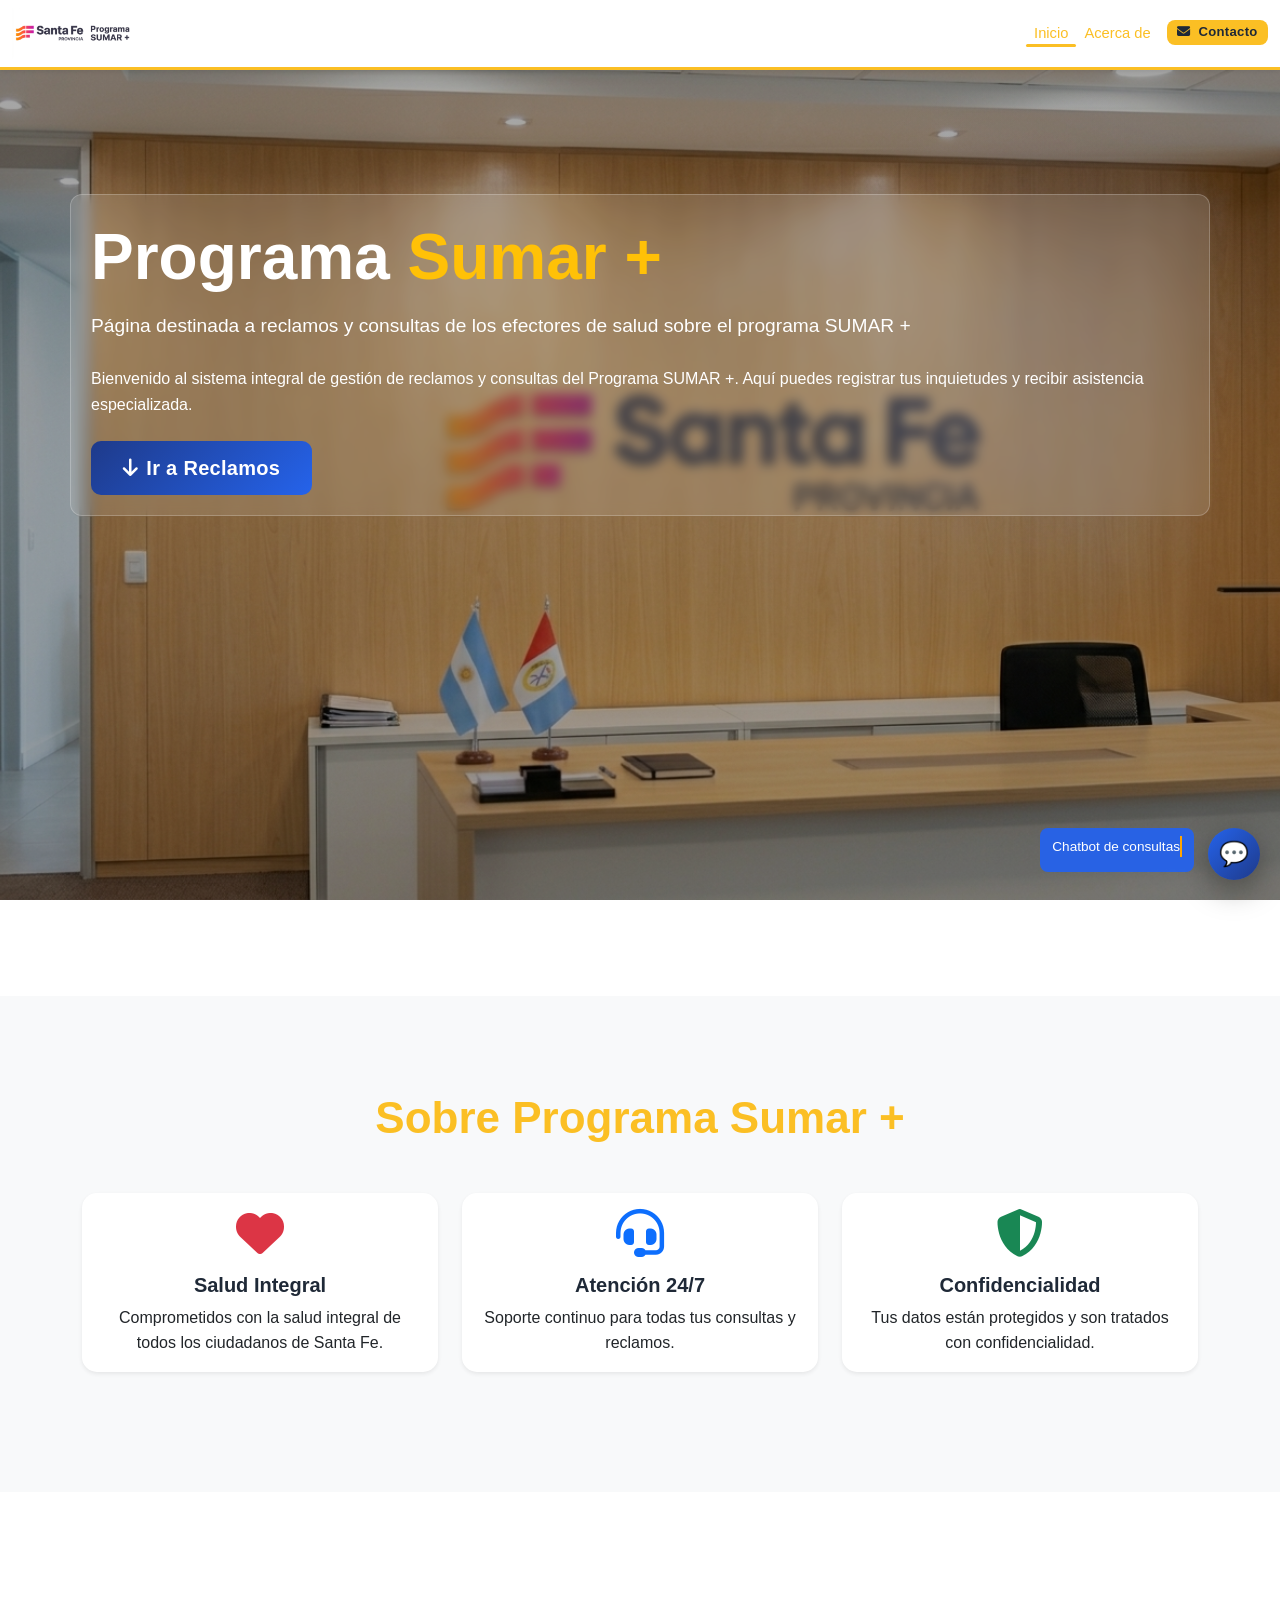
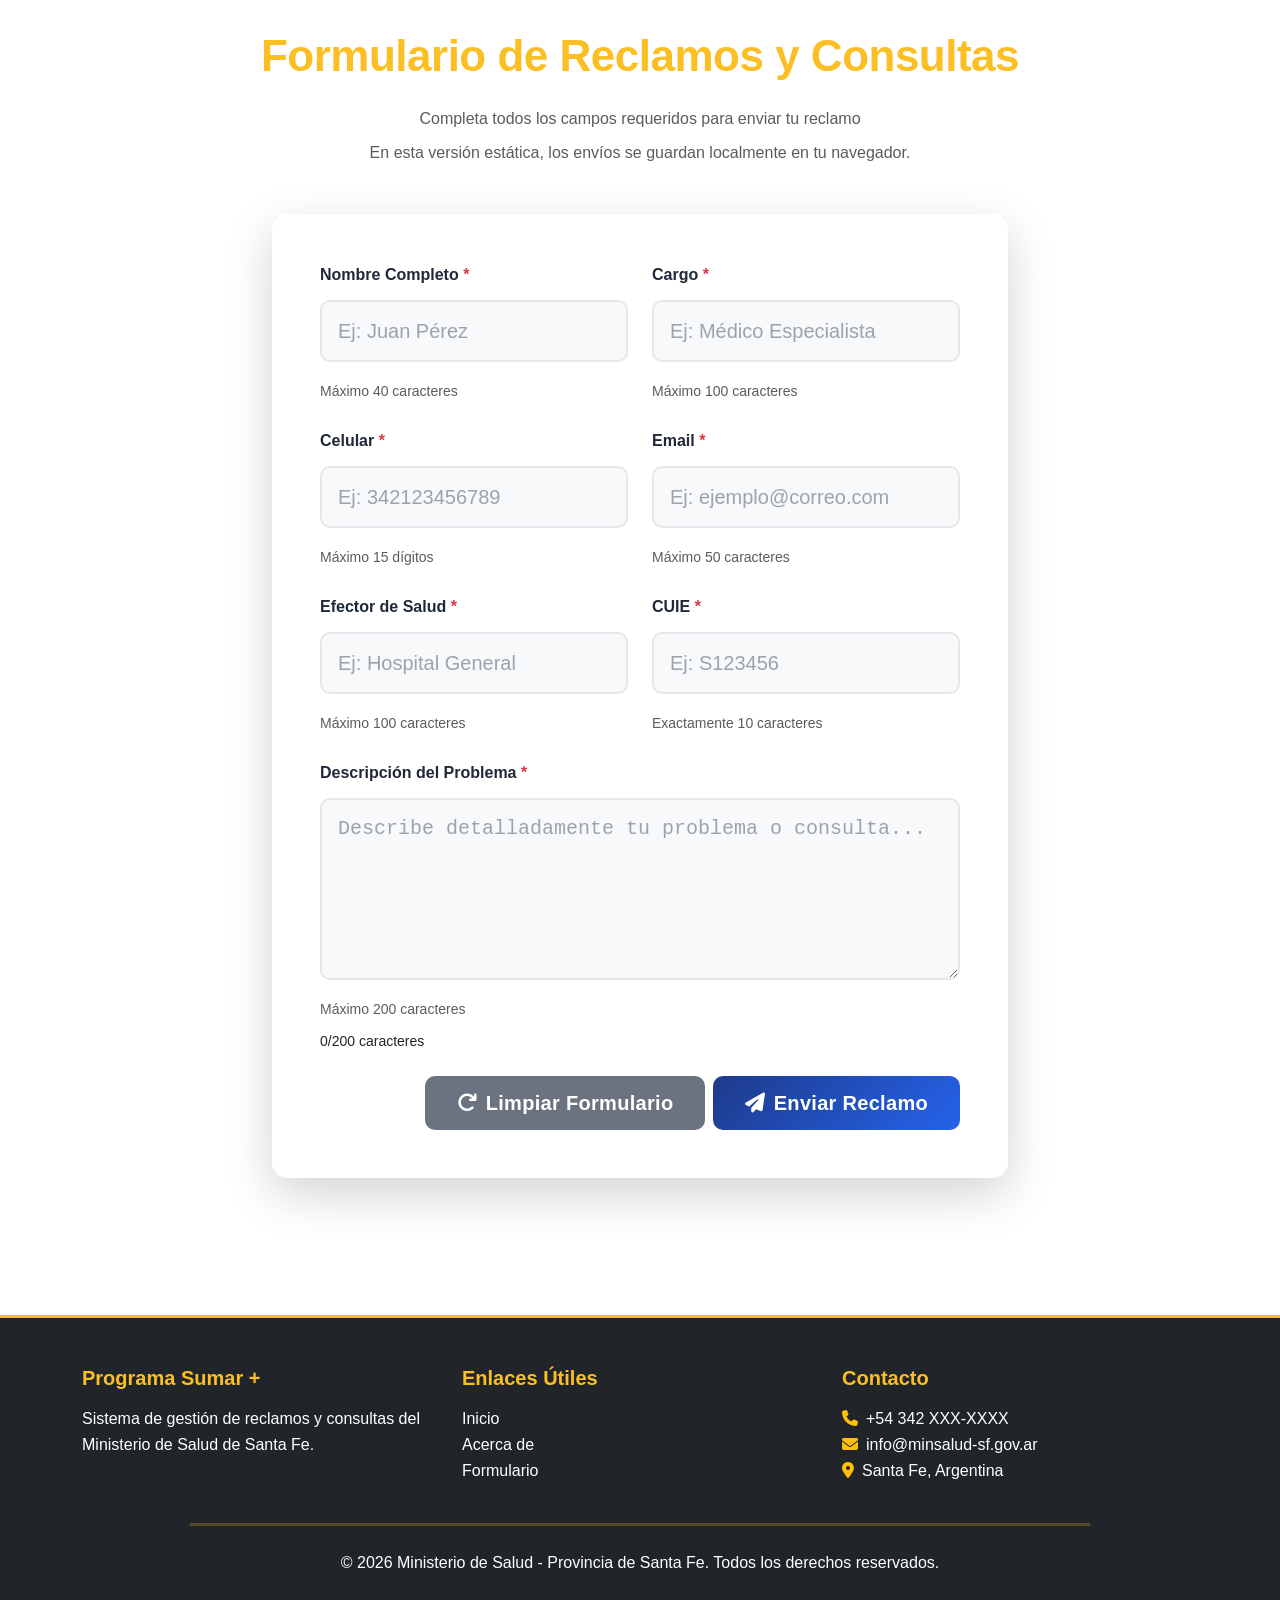
<file: index.html>
<!DOCTYPE html>
<html lang="es">
<head>
    <meta charset="UTF-8">
    <meta name="viewport" content="width=device-width, initial-scale=1.0, shrink-to-fit=no">
    <meta name="description" content="Formulario de reclamos y consultas del Programa Sumar + del Ministerio de Salud Santa Fe. Atención rápida y seguimiento de casos para efectores de salud.">
    <meta name="keywords" content="Sumar+, reclamos, consultas, salud, Santa Fe, Ministerio de Salud, CUIE, efector de salud">
    <meta name="robots" content="index, follow">
    <link rel="canonical" href="./">
    <title>Programa Sumar + | Ministerio de Salud Santa Fe</title>
    <link rel="preconnect" href="https://cdn.jsdelivr.net">
    <link rel="preconnect" href="https://cdnjs.cloudflare.com">
    <link href="https://cdn.jsdelivr.net/npm/bootstrap@5.3.0/dist/css/bootstrap.min.css" rel="stylesheet">
    <link rel="stylesheet" href="https://cdnjs.cloudflare.com/ajax/libs/font-awesome/6.4.0/css/all.min.css">
    <link rel="stylesheet" href="css/styles.css">
</head>
<body>
    <!-- Navegación -->
    <nav class="navbar navbar-expand-lg navbar-light bg-white shadow-sm fixed-top" style="border-bottom: 3px solid #fbbf24;">
        <div class="container-fluid">
            <a class="navbar-brand d-flex align-items-center" href="#home">
                <img src="img/sumar.png" alt="Sumar+" class="me-1 navbar-logo">
            </a>
            <button class="navbar-toggler" type="button" data-bs-toggle="collapse" data-bs-target="#navbarNav">
                <span class="navbar-toggler-icon"></span>
            </button>
            <div class="collapse navbar-collapse" id="navbarNav">
                <ul class="navbar-nav ms-auto">
                    <li class="nav-item">
                        <a class="nav-link active" href="#home">Inicio</a>
                    </li>
                    <li class="nav-item">
                        <a class="nav-link" href="#acerca-de">Acerca de</a>
                    </li>
                    <li class="nav-item">
                        <a class="nav-link btn btn-warning text-dark fw-bold ms-2" href="#contacto">
                            <i class="fas fa-envelope me-2"></i>Contacto
                        </a>
                    </li>
                </ul>
            </div>
        </div>
    </nav>

    <!-- Hero Section -->
    <section id="home" class="hero-section">
        <div class="container">
            <div class="row align-items-center mb-5 pb-5">
                <div class="col-12 text-start hero-text">
                    <h1 class="display-3 fw-bold text-primary mb-3" style="animation: slideInRight 0.8s ease;">
                        Programa
                        <span class="text-warning">Sumar +</span>
                    </h1>
                    <p class="lead text-muted mb-4" style="font-size: 1.2rem; animation: fadeIn 1.2s ease;">
                        Página destinada a reclamos y consultas de los efectores de salud sobre el programa SUMAR&nbsp;+
                    </p>
                    <p class="text-secondary mb-4">
                        Bienvenido al sistema integral de gestión de reclamos y consultas del Programa <span style="white-space: nowrap;">SUMAR&nbsp;+.</span> 
                        Aquí puedes registrar tus inquietudes y recibir asistencia especializada.
                    </p>
                    <button class="btn btn-primary btn-lg" onclick="scrollToContacto()">
                        <i class="fas fa-arrow-down me-2"></i>Ir a Reclamos
                    </button>
                </div>
            </div>
        </div>
    </section>

    <!-- Acerca de -->
    <section id="acerca-de" class="py-5 bg-light">
        <div class="container">
            <h2 class="text-center mb-5 text-primary fw-bold">Sobre Programa Sumar +</h2>
            <div class="row">
                <div class="col-md-4 mb-4">
                    <div class="card border-0 shadow-sm h-100 card-hover">
                        <div class="card-body text-center">
                            <i class="fas fa-heart text-danger" style="font-size: 3rem; margin-bottom: 1rem;"></i>
                            <h5 class="card-title">Salud Integral</h5>
                            <p class="card-text">Comprometidos con la salud integral de todos los ciudadanos de Santa Fe.</p>
                        </div>
                    </div>
                </div>
                <div class="col-md-4 mb-4">
                    <div class="card border-0 shadow-sm h-100 card-hover">
                        <div class="card-body text-center">
                            <i class="fas fa-headset text-primary" style="font-size: 3rem; margin-bottom: 1rem;"></i>
                            <h5 class="card-title">Atención 24/7</h5>
                            <p class="card-text">Soporte continuo para todas tus consultas y reclamos.</p>
                        </div>
                    </div>
                </div>
                <div class="col-md-4 mb-4">
                    <div class="card border-0 shadow-sm h-100 card-hover">
                        <div class="card-body text-center">
                            <i class="fas fa-shield-alt text-success" style="font-size: 3rem; margin-bottom: 1rem;"></i>
                            <h5 class="card-title">Confidencialidad</h5>
                            <p class="card-text">Tus datos están protegidos y son tratados con confidencialidad.</p>
                        </div>
                    </div>
                </div>
            </div>
        </div>
    </section>

    <!-- Formulario de Reclamos -->
    <section id="contacto" class="contacto-section py-5">
        <div class="container">
            <h2 class="text-center mb-4 text-primary fw-bold">Formulario de Reclamos y Consultas</h2>
            <p class="text-center text-muted mb-2">Completa todos los campos requeridos para enviar tu reclamo</p>
            <p class="text-center text-muted mb-5">En esta versión estática, los envíos se guardan localmente en tu navegador.</p>
            
            <div class="row justify-content-center">
                <div class="col-lg-8">
                    <div class="card border-0 shadow-lg">
                        <div class="card-body p-5">
                            <!-- Alerta de error -->
                            <div id="alert-error" class="alert alert-danger alert-dismissible fade show" role="alert" style="display: none;">
                                <i class="fas fa-exclamation-circle me-2"></i>
                                <span id="error-message"></span>
                                <button type="button" class="btn-close" data-bs-dismiss="alert"></button>
                            </div>

                            <!-- Alerta de éxito -->
                            <div id="alert-success" class="alert alert-success alert-dismissible fade show" role="alert" style="display: none;">
                                <i class="fas fa-check-circle me-2"></i>
                                <span id="success-message"></span>
                                <button type="button" class="btn-close" data-bs-dismiss="alert"></button>
                            </div>

                            <form id="reclamoForm" class="needs-validation" novalidate>
                                <div class="row">
                                    <div class="col-md-6 mb-4">
                                        <label for="nombreCompleto" class="form-label fw-bold">
                                            Nombre Completo <span class="text-danger">*</span>
                                        </label>
                                        <input type="text" class="form-control form-control-lg bg-light" id="nombreCompleto" 
                                               placeholder="Ej: Juan Pérez" maxlength="40" required>
                                        <small class="form-text text-muted">Máximo 40 caracteres</small>
                                        <div class="invalid-feedback d-block" id="error-nombre"></div>
                                    </div>

                                    <div class="col-md-6 mb-4">
                                        <label for="cargo" class="form-label fw-bold">
                                            Cargo <span class="text-danger">*</span>
                                        </label>
                                        <input type="text" class="form-control form-control-lg bg-light" id="cargo" 
                                               placeholder="Ej: Médico Especialista" maxlength="100" required>
                                        <small class="form-text text-muted">Máximo 100 caracteres</small>
                                        <div class="invalid-feedback d-block" id="error-cargo"></div>
                                    </div>
                                </div>

                                <div class="row">
                                    <div class="col-md-6 mb-4">
                                        <label for="celular" class="form-label fw-bold">
                                            Celular <span class="text-danger">*</span>
                                        </label>
                                        <input type="tel" class="form-control form-control-lg bg-light" id="celular" 
                                               placeholder="Ej: 342123456789" maxlength="15" required>
                                        <small class="form-text text-muted">Máximo 15 dígitos</small>
                                        <div class="invalid-feedback d-block" id="error-celular"></div>
                                    </div>

                                    <div class="col-md-6 mb-4">
                                        <label for="email" class="form-label fw-bold">
                                            Email <span class="text-danger">*</span>
                                        </label>
                                        <input type="email" class="form-control form-control-lg bg-light" id="email" 
                                               placeholder="Ej: ejemplo@correo.com" maxlength="50" required>
                                        <small class="form-text text-muted">Máximo 50 caracteres</small>
                                        <div class="invalid-feedback d-block" id="error-email"></div>
                                    </div>
                                </div>

                                <div class="row">
                                    <div class="col-md-6 mb-4">
                                        <label for="efectorSalud" class="form-label fw-bold">
                                            Efector de Salud <span class="text-danger">*</span>
                                        </label>
                                        <input type="text" class="form-control form-control-lg bg-light" id="efectorSalud" 
                                               placeholder="Ej: Hospital General" maxlength="100" required>
                                        <small class="form-text text-muted">Máximo 100 caracteres</small>
                                        <div class="invalid-feedback d-block" id="error-efector"></div>
                                    </div>

                                    <div class="col-md-6 mb-4">
                                        <label for="cuie" class="form-label fw-bold">
                                            CUIE <span class="text-danger">*</span>
                                        </label>
                                        <input type="text" class="form-control form-control-lg bg-light" id="cuie" 
                                               placeholder="Ej: S123456" maxlength="10" minlength="10" required>
                                        <small class="form-text text-muted">Exactamente 10 caracteres</small>
                                        <div class="invalid-feedback d-block" id="error-cuie"></div>
                                    </div>
                                </div>

                                <div class="mb-4">
                                    <label for="problematica" class="form-label fw-bold">
                                        Descripción del Problema <span class="text-danger">*</span>
                                    </label>
                                    <textarea class="form-control form-control-lg bg-light" id="problematica" 
                                              rows="5" placeholder="Describe detalladamente tu problema o consulta..." 
                                              maxlength="200" required></textarea>
                                    <small class="form-text text-muted">Máximo 200 caracteres</small>
                                    <div class="invalid-feedback d-block" id="error-problematica"></div>
                                    <small class="d-block mt-2">
                                        <span id="charCount">0</span>/200 caracteres
                                    </small>
                                </div>

                                <div class="d-grid gap-2 d-md-flex justify-content-md-end">
                                    <button type="reset" class="btn btn-secondary btn-lg">
                                        <i class="fas fa-redo me-2"></i>Limpiar Formulario
                                    </button>
                                    <button type="submit" class="btn btn-primary btn-lg" id="btnEnviar">
                                        <i class="fas fa-paper-plane me-2"></i>Enviar Reclamo
                                    </button>
                                </div>
                            </form>
                        </div>
                    </div>
                </div>
            </div>
        </div>
    </section>

    <!-- Chatbot FAQ -->
    <div id="chatbot" class="chatbot-container d-none">
        <div class="chatbot-header">
            <span>Chatbot Sumar +</span>
            <button id="chatbot-close" aria-label="Cerrar chat">×</button>
        </div>
        <div id="chatbot-messages" class="chatbot-messages" aria-live="polite" aria-atomic="false"></div>
        <form id="chatbot-form" class="chatbot-form" aria-label="Formulario de chat">
            <input id="chatbot-input" type="text" placeholder="Escribe tu pregunta..." aria-label="Pregunta de chatbot" autocomplete="off" />
            <button type="submit" class="btn btn-warning">Enviar</button>
        </form>
    </div>

    <!-- Chatbot bubble -->
    <button id="chatbot-bubble" class="chatbot-bubble" aria-label="Abrir chatbot" style="display:flex;">💬</button>
    <div id="chatbot-hint" class="chatbot-hint" style="display:none"><span id="chatbot-hint-text" class="chatbot-hint-text"></span></div>

    <!-- Footer -->
    <footer class="bg-dark text-white py-5 mt-5">
        <div class="container">
            <div class="row">
                <div class="col-md-4 mb-4 mb-md-0">
                    <h5 class="fw-bold mb-3">Programa Sumar +</h5>
                    <p class="text-muted">Sistema de gestión de reclamos y consultas del Ministerio de Salud de Santa Fe.</p>
                </div>
                <div class="col-md-4 mb-4 mb-md-0">
                    <h5 class="fw-bold mb-3">Enlaces Útiles</h5>
                    <ul class="list-unstyled">
                        <li><a href="#" class="text-muted text-decoration-none hover-effect">Inicio</a></li>
                        <li><a href="#acerca-de" class="text-muted text-decoration-none hover-effect">Acerca de</a></li>
                        <li><a href="#contacto" class="text-muted text-decoration-none hover-effect">Formulario</a></li>
                    </ul>
                </div>
                <div class="col-md-4">
                    <h5 class="fw-bold mb-3">Contacto</h5>
                    <ul class="list-unstyled">
                        <li><i class="fas fa-phone me-2 text-warning"></i><span class="text-muted">+54 342 XXX-XXXX</span></li>
                        <li><i class="fas fa-envelope me-2 text-warning"></i><span class="text-muted">info@minsalud-sf.gov.ar</span></li>
                        <li><i class="fas fa-map-marker-alt me-2 text-warning"></i><span class="text-muted">Santa Fe, Argentina</span></li>
                    </ul>
                </div>
            </div>
            <hr class="bg-secondary my-4">
            <div class="text-center">
                <p class="text-muted mb-0">&copy; 2026 Ministerio de Salud - Provincia de Santa Fe. Todos los derechos reservados.</p>
            </div>
        </div>
    </footer>

    <!-- Scripts -->
    <script src="https://cdn.jsdelivr.net/npm/bootstrap@5.3.0/dist/js/bootstrap.bundle.min.js"></script>
    <script src="js/main.js" defer></script>
</body>
</html>
</file>
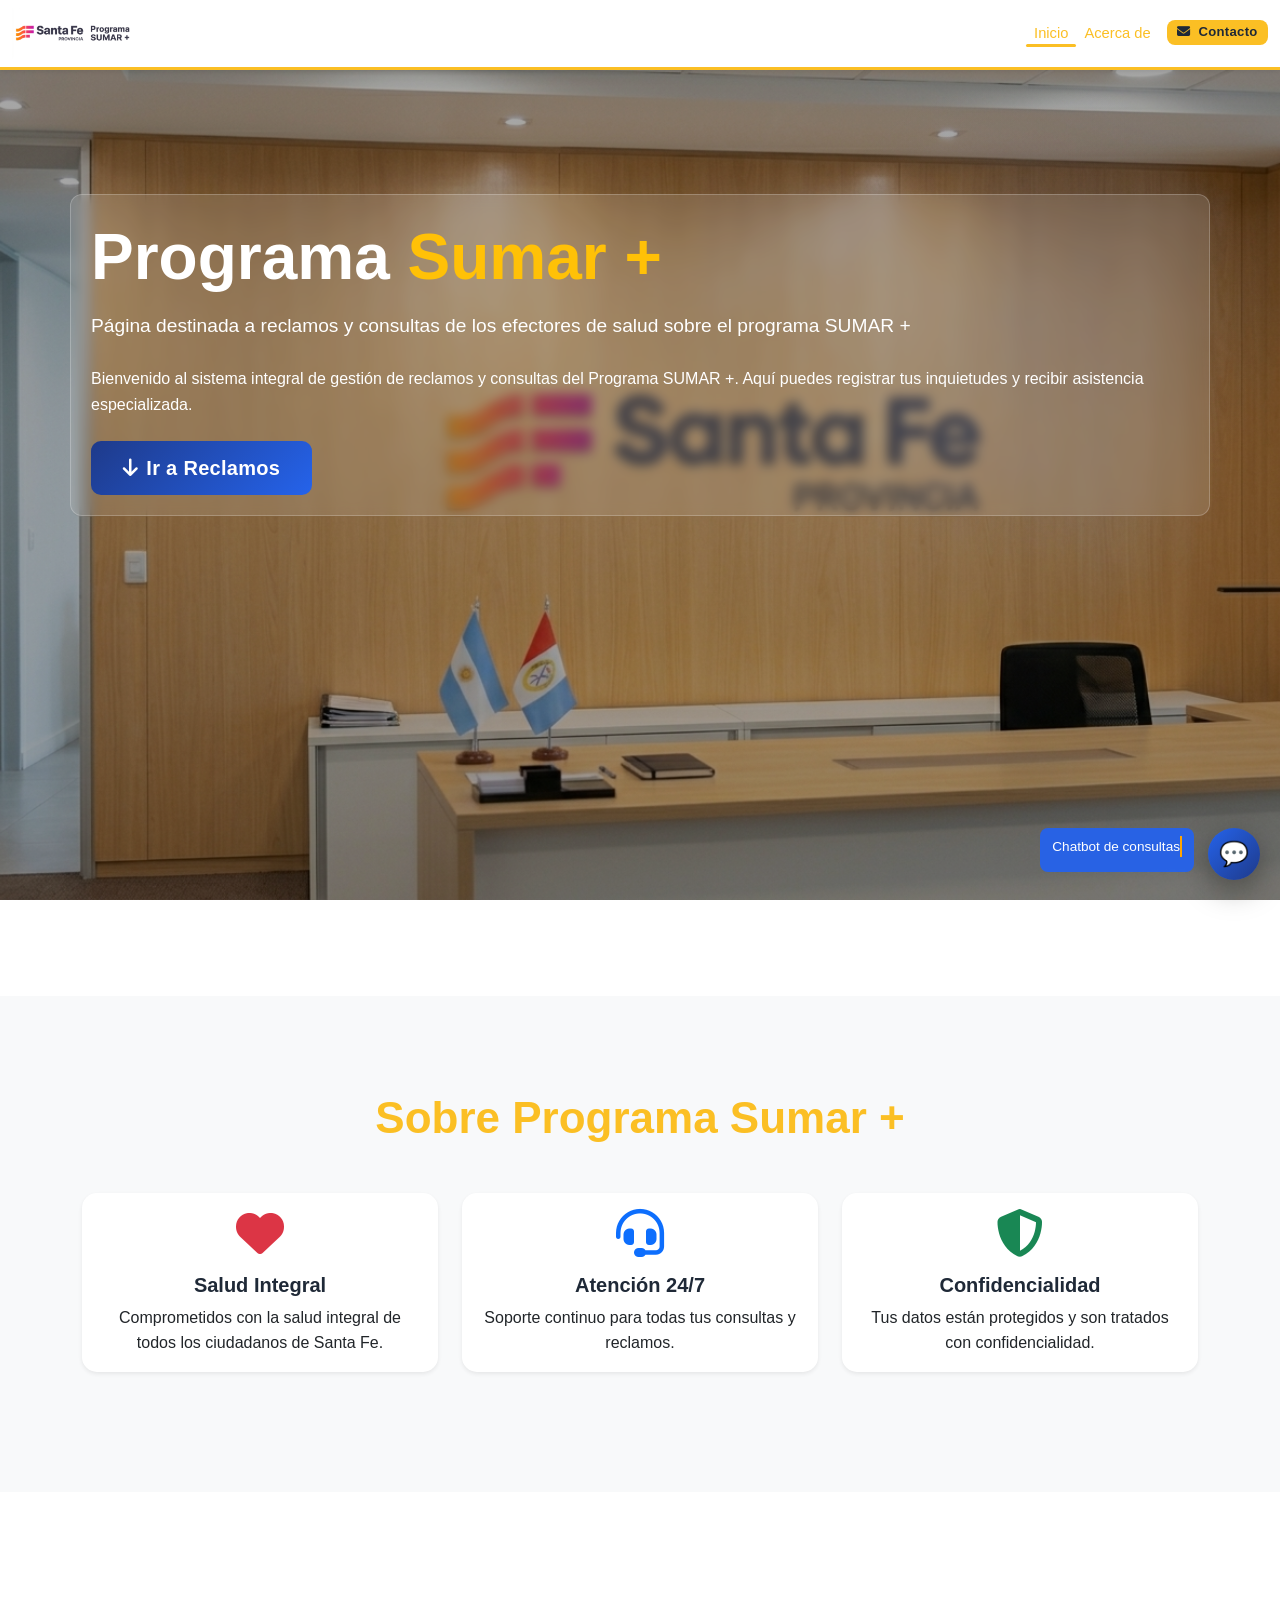
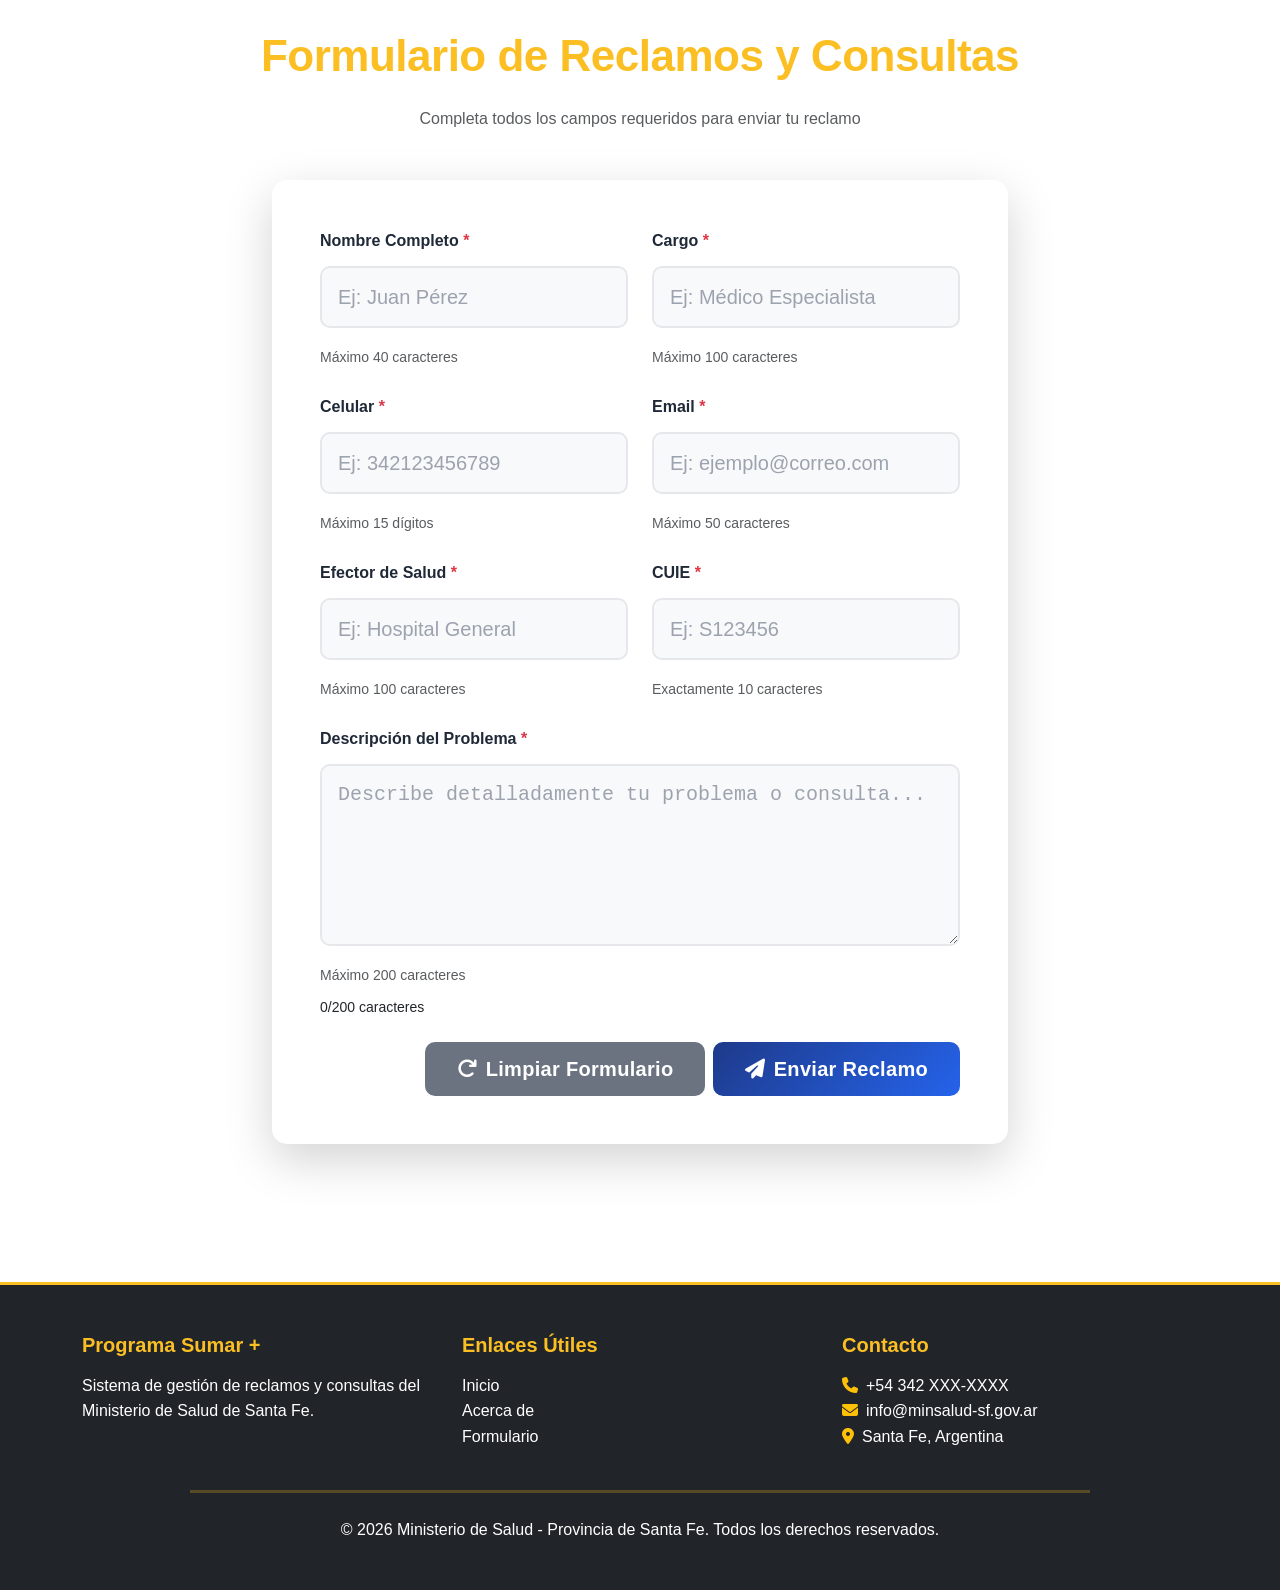
<file: src/main/resources/static/index.html>
<!DOCTYPE html>
<html lang="es">
<head>
    <meta charset="UTF-8">
    <meta name="viewport" content="width=device-width, initial-scale=1.0, shrink-to-fit=no">
    <meta name="description" content="Formulario de reclamos y consultas del Programa Sumar + del Ministerio de Salud Santa Fe. Atención rápida y seguimiento de casos para efectores de salud.">
    <meta name="keywords" content="Sumar+, reclamos, consultas, salud, Santa Fe, Ministerio de Salud, CUIE, efector de salud">
    <meta name="robots" content="index, follow">
    <link rel="canonical" href="http://localhost:8080/">
    <title>Programa Sumar + | Ministerio de Salud Santa Fe</title>
    <link rel="preconnect" href="https://cdn.jsdelivr.net">
    <link rel="preconnect" href="https://cdnjs.cloudflare.com">
    <link href="https://cdn.jsdelivr.net/npm/bootstrap@5.3.0/dist/css/bootstrap.min.css" rel="stylesheet">
    <link rel="stylesheet" href="https://cdnjs.cloudflare.com/ajax/libs/font-awesome/6.4.0/css/all.min.css">
    <link rel="stylesheet" href="/css/styles.css">
</head>
<body>
    <!-- Navegación -->
    <nav class="navbar navbar-expand-lg navbar-light bg-white shadow-sm fixed-top" style="border-bottom: 3px solid #fbbf24;">
        <div class="container-fluid">
            <a class="navbar-brand d-flex align-items-center" href="#home">
                <img src="/img/sumar.png" alt="Sumar+" class="me-1 navbar-logo">
            </a>
            <button class="navbar-toggler" type="button" data-bs-toggle="collapse" data-bs-target="#navbarNav">
                <span class="navbar-toggler-icon"></span>
            </button>
            <div class="collapse navbar-collapse" id="navbarNav">
                <ul class="navbar-nav ms-auto">
                    <li class="nav-item">
                        <a class="nav-link active" href="#home">Inicio</a>
                    </li>
                    <li class="nav-item">
                        <a class="nav-link" href="#acerca-de">Acerca de</a>
                    </li>
                    <li class="nav-item">
                        <a class="nav-link btn btn-warning text-dark fw-bold ms-2" href="#contacto">
                            <i class="fas fa-envelope me-2"></i>Contacto
                        </a>
                    </li>
                </ul>
            </div>
        </div>
    </nav>

    <!-- Hero Section -->
    <section id="home" class="hero-section">
        <div class="container">
            <div class="row align-items-center mb-5 pb-5">
                <div class="col-12 text-start hero-text">
                    <h1 class="display-3 fw-bold text-primary mb-3" style="animation: slideInRight 0.8s ease;">
                        Programa
                        <span class="text-warning">Sumar +</span>
                    </h1>
                    <p class="lead text-muted mb-4" style="font-size: 1.2rem; animation: fadeIn 1.2s ease;">
                        Página destinada a reclamos y consultas de los efectores de salud sobre el programa SUMAR&nbsp;+
                    </p>
                    <p class="text-secondary mb-4">
                        Bienvenido al sistema integral de gestión de reclamos y consultas del Programa <span style="white-space: nowrap;">SUMAR&nbsp;+.</span> 
                        Aquí puedes registrar tus inquietudes y recibir asistencia especializada.
                    </p>
                    <button class="btn btn-primary btn-lg" onclick="scrollToContacto()">
                        <i class="fas fa-arrow-down me-2"></i>Ir a Reclamos
                    </button>
                </div>
            </div>
        </div>
    </section>

    <!-- Acerca de -->
    <section id="acerca-de" class="py-5 bg-light">
        <div class="container">
            <h2 class="text-center mb-5 text-primary fw-bold">Sobre Programa Sumar +</h2>
            <div class="row">
                <div class="col-md-4 mb-4">
                    <div class="card border-0 shadow-sm h-100 card-hover">
                        <div class="card-body text-center">
                            <i class="fas fa-heart text-danger" style="font-size: 3rem; margin-bottom: 1rem;"></i>
                            <h5 class="card-title">Salud Integral</h5>
                            <p class="card-text">Comprometidos con la salud integral de todos los ciudadanos de Santa Fe.</p>
                        </div>
                    </div>
                </div>
                <div class="col-md-4 mb-4">
                    <div class="card border-0 shadow-sm h-100 card-hover">
                        <div class="card-body text-center">
                            <i class="fas fa-headset text-primary" style="font-size: 3rem; margin-bottom: 1rem;"></i>
                            <h5 class="card-title">Atención 24/7</h5>
                            <p class="card-text">Soporte continuo para todas tus consultas y reclamos.</p>
                        </div>
                    </div>
                </div>
                <div class="col-md-4 mb-4">
                    <div class="card border-0 shadow-sm h-100 card-hover">
                        <div class="card-body text-center">
                            <i class="fas fa-shield-alt text-success" style="font-size: 3rem; margin-bottom: 1rem;"></i>
                            <h5 class="card-title">Confidencialidad</h5>
                            <p class="card-text">Tus datos están protegidos y son tratados con confidencialidad.</p>
                        </div>
                    </div>
                </div>
            </div>
        </div>
    </section>

    <!-- Formulario de Reclamos -->
    <section id="contacto" class="contacto-section py-5">
        <div class="container">
            <h2 class="text-center mb-4 text-primary fw-bold">Formulario de Reclamos y Consultas</h2>
            <p class="text-center text-muted mb-5">Completa todos los campos requeridos para enviar tu reclamo</p>
            
            <div class="row justify-content-center">
                <div class="col-lg-8">
                    <div class="card border-0 shadow-lg">
                        <div class="card-body p-5">
                            <!-- Alerta de error -->
                            <div id="alert-error" class="alert alert-danger alert-dismissible fade show" role="alert" style="display: none;">
                                <i class="fas fa-exclamation-circle me-2"></i>
                                <span id="error-message"></span>
                                <button type="button" class="btn-close" data-bs-dismiss="alert"></button>
                            </div>

                            <!-- Alerta de éxito -->
                            <div id="alert-success" class="alert alert-success alert-dismissible fade show" role="alert" style="display: none;">
                                <i class="fas fa-check-circle me-2"></i>
                                <span id="success-message"></span>
                                <button type="button" class="btn-close" data-bs-dismiss="alert"></button>
                            </div>

                            <form id="reclamoForm" class="needs-validation" novalidate>
                                <div class="row">
                                    <div class="col-md-6 mb-4">
                                        <label for="nombreCompleto" class="form-label fw-bold">
                                            Nombre Completo <span class="text-danger">*</span>
                                        </label>
                                        <input type="text" class="form-control form-control-lg bg-light" id="nombreCompleto" 
                                               placeholder="Ej: Juan Pérez" maxlength="40" required>
                                        <small class="form-text text-muted">Máximo 40 caracteres</small>
                                        <div class="invalid-feedback d-block" id="error-nombre"></div>
                                    </div>

                                    <div class="col-md-6 mb-4">
                                        <label for="cargo" class="form-label fw-bold">
                                            Cargo <span class="text-danger">*</span>
                                        </label>
                                        <input type="text" class="form-control form-control-lg bg-light" id="cargo" 
                                               placeholder="Ej: Médico Especialista" maxlength="100" required>
                                        <small class="form-text text-muted">Máximo 100 caracteres</small>
                                        <div class="invalid-feedback d-block" id="error-cargo"></div>
                                    </div>
                                </div>

                                <div class="row">
                                    <div class="col-md-6 mb-4">
                                        <label for="celular" class="form-label fw-bold">
                                            Celular <span class="text-danger">*</span>
                                        </label>
                                        <input type="tel" class="form-control form-control-lg bg-light" id="celular" 
                                               placeholder="Ej: 342123456789" maxlength="15" required>
                                        <small class="form-text text-muted">Máximo 15 dígitos</small>
                                        <div class="invalid-feedback d-block" id="error-celular"></div>
                                    </div>

                                    <div class="col-md-6 mb-4">
                                        <label for="email" class="form-label fw-bold">
                                            Email <span class="text-danger">*</span>
                                        </label>
                                        <input type="email" class="form-control form-control-lg bg-light" id="email" 
                                               placeholder="Ej: ejemplo@correo.com" maxlength="50" required>
                                        <small class="form-text text-muted">Máximo 50 caracteres</small>
                                        <div class="invalid-feedback d-block" id="error-email"></div>
                                    </div>
                                </div>

                                <div class="row">
                                    <div class="col-md-6 mb-4">
                                        <label for="efectorSalud" class="form-label fw-bold">
                                            Efector de Salud <span class="text-danger">*</span>
                                        </label>
                                        <input type="text" class="form-control form-control-lg bg-light" id="efectorSalud" 
                                               placeholder="Ej: Hospital General" maxlength="100" required>
                                        <small class="form-text text-muted">Máximo 100 caracteres</small>
                                        <div class="invalid-feedback d-block" id="error-efector"></div>
                                    </div>

                                    <div class="col-md-6 mb-4">
                                        <label for="cuie" class="form-label fw-bold">
                                            CUIE <span class="text-danger">*</span>
                                        </label>
                                        <input type="text" class="form-control form-control-lg bg-light" id="cuie" 
                                               placeholder="Ej: S123456" maxlength="10" minlength="10" required>
                                        <small class="form-text text-muted">Exactamente 10 caracteres</small>
                                        <div class="invalid-feedback d-block" id="error-cuie"></div>
                                    </div>
                                </div>

                                <div class="mb-4">
                                    <label for="problematica" class="form-label fw-bold">
                                        Descripción del Problema <span class="text-danger">*</span>
                                    </label>
                                    <textarea class="form-control form-control-lg bg-light" id="problematica" 
                                              rows="5" placeholder="Describe detalladamente tu problema o consulta..." 
                                              maxlength="200" required></textarea>
                                    <small class="form-text text-muted">Máximo 200 caracteres</small>
                                    <div class="invalid-feedback d-block" id="error-problematica"></div>
                                    <small class="d-block mt-2">
                                        <span id="charCount">0</span>/200 caracteres
                                    </small>
                                </div>

                                <div class="d-grid gap-2 d-md-flex justify-content-md-end">
                                    <button type="reset" class="btn btn-secondary btn-lg">
                                        <i class="fas fa-redo me-2"></i>Limpiar Formulario
                                    </button>
                                    <button type="submit" class="btn btn-primary btn-lg" id="btnEnviar">
                                        <i class="fas fa-paper-plane me-2"></i>Enviar Reclamo
                                    </button>
                                </div>
                            </form>
                        </div>
                    </div>
                </div>
            </div>
        </div>
    </section>

    <!-- Chatbot FAQ -->
    <div id="chatbot" class="chatbot-container d-none">
        <div class="chatbot-header">
            <span>Chatbot Sumar +</span>
            <button id="chatbot-close" aria-label="Cerrar chat">×</button>
        </div>
        <div id="chatbot-messages" class="chatbot-messages" aria-live="polite" aria-atomic="false"></div>
        <form id="chatbot-form" class="chatbot-form" aria-label="Formulario de chat">
            <input id="chatbot-input" type="text" placeholder="Escribe tu pregunta..." aria-label="Pregunta de chatbot" autocomplete="off" />
            <button type="submit" class="btn btn-warning">Enviar</button>
        </form>
    </div>

    <!-- Chatbot bubble -->
    <button id="chatbot-bubble" class="chatbot-bubble" aria-label="Abrir chatbot" style="display:flex;">💬</button>
    <div id="chatbot-hint" class="chatbot-hint" style="display:none"><span id="chatbot-hint-text" class="chatbot-hint-text"></span></div>

    <!-- Footer -->
    <footer class="bg-dark text-white py-5 mt-5">
        <div class="container">
            <div class="row">
                <div class="col-md-4 mb-4 mb-md-0">
                    <h5 class="fw-bold mb-3">Programa Sumar +</h5>
                    <p class="text-muted">Sistema de gestión de reclamos y consultas del Ministerio de Salud de Santa Fe.</p>
                </div>
                <div class="col-md-4 mb-4 mb-md-0">
                    <h5 class="fw-bold mb-3">Enlaces Útiles</h5>
                    <ul class="list-unstyled">
                        <li><a href="#" class="text-muted text-decoration-none hover-effect">Inicio</a></li>
                        <li><a href="#acerca-de" class="text-muted text-decoration-none hover-effect">Acerca de</a></li>
                        <li><a href="#contacto" class="text-muted text-decoration-none hover-effect">Formulario</a></li>
                    </ul>
                </div>
                <div class="col-md-4">
                    <h5 class="fw-bold mb-3">Contacto</h5>
                    <ul class="list-unstyled">
                        <li><i class="fas fa-phone me-2 text-warning"></i><span class="text-muted">+54 342 XXX-XXXX</span></li>
                        <li><i class="fas fa-envelope me-2 text-warning"></i><span class="text-muted">info@minsalud-sf.gov.ar</span></li>
                        <li><i class="fas fa-map-marker-alt me-2 text-warning"></i><span class="text-muted">Santa Fe, Argentina</span></li>
                    </ul>
                </div>
            </div>
            <hr class="bg-secondary my-4">
            <div class="text-center">
                <p class="text-muted mb-0">&copy; 2026 Ministerio de Salud - Provincia de Santa Fe. Todos los derechos reservados.</p>
            </div>
        </div>
    </footer>

    <!-- Scripts -->
    <script src="https://cdn.jsdelivr.net/npm/bootstrap@5.3.0/dist/js/bootstrap.bundle.min.js"></script>
    <script src="/js/main.js" defer></script>
</body>
</html>
</file>
<file: css/styles.css>
:root {
    --color-primary: #1e3a8a;
    --color-primary-light: #2563eb;
    --color-warning: #fbbf24;
    --color-success: #10b981;
    --color-danger: #ef4444;
    --color-navbar: #fbbf24;
    --color-dark: #1f2937;
    --color-light: #f9fafb;
    --transition: all 0.3s cubic-bezier(0.4, 0, 0.2, 1);
    --navbar-height: 70px;
}

* {
    margin: 0;
    padding: 0;
    box-sizing: border-box;
}

html {
    scroll-behavior: smooth;
    scroll-padding-top: var(--navbar-height);
}

body {
    font-family: 'Segoe UI', Tahoma, Geneva, Verdana, sans-serif;
    line-height: 1.6;
    color: #333;
    overflow-x: hidden;
    padding-top: var(--navbar-height);
}

/* Tipografías generales y color de títulos en naranja (navbar) */
h1, h2, h3, h4, h5, h6,
.hero-section h1,
#acerca-de h2,
.contacto-section h2,
.card-title,
.navbar-brand {
    color: var(--color-navbar) !important;
}

/* Secciones Generales */
section {
    margin-bottom: clamp(56px, 8vw, 96px);
}

/* Hero Section */
.hero-section {
    background: linear-gradient(rgba(0,0,0,0.35), rgba(0,0,0,0.35)), url('../img/minsalud1080.png') center center / cover no-repeat;
    background-position: center center;
    background-size: cover;
    background-repeat: no-repeat;
    background-attachment: scroll;
    will-change: transform;
    min-height: calc(100vh - var(--navbar-height));
    padding: clamp(36px, 6vw, 72px) 20px clamp(48px, 8vw, 96px);
    position: relative;
    overflow: hidden;
    margin-top: 0;
    margin-bottom: clamp(56px, 8vw, 96px);
    color: #ffffff;
}

@media (min-width: 992px) {
    .hero-section {
        background-attachment: fixed;
    }
}


.hero-section::before {
    content: '';
    position: absolute;
    top: 0;
    right: 0;
    width: 500px;
    height: 500px;
    background: radial-gradient(circle, rgba(37, 99, 235, 0.1) 0%, transparent 70%);
    border-radius: 50%;
    z-index: -1;
}

.hero-section::after {
    content: '';
    position: absolute;
    bottom: -50%;
    left: -10%;
    width: 400px;
    height: 400px;
    background: radial-gradient(circle, rgba(37, 99, 235, 0.08) 0%, transparent 70%);
    border-radius: 50%;
    z-index: -1;
}

.logo-hero {
    filter: drop-shadow(0 10px 25px rgba(0, 0, 0, 0.1));
    transition: transform 0.3s ease;
    margin-bottom: 1.5rem;
    object-fit: contain;
}

.logo-hero:hover {
    transform: scale(1.05);
}

/* Hero Section text color */
.hero-section h1,
.hero-section p,
.hero-section .lead,
.hero-section .btn {
    color: #ffffff !important;
}

/* Hero text adjustments */
.hero-section .hero-text {
    position: relative;
    top: -2px;
    background: rgba(255, 255, 255, 0.12);   /* minimal soft glass */
    backdrop-filter: blur(6px);
    border: 1px solid rgba(255, 255, 255, 0.22);
    border-radius: 12px;
    padding: clamp(14px, 2.5vw, 24px) clamp(14px, 2.5vw, 20px) clamp(14px, 2.5vw, 20px);
    margin-top: clamp(10px, 2vw, 28px);
    display: inline-block;
    max-width: 100%;
    margin: clamp(10px, 2vw, 28px) auto 0;
    text-align: center;
}

/* Animaciones */
@keyframes slideInLeft {
    from {
        opacity: 0;
        transform: translateX(-50px);
    }
    to {
        opacity: 1;
        transform: translateX(0);
    }
}

@keyframes slideInRight {
    from {
        opacity: 0;
        transform: translateX(50px);
    }
    to {
        opacity: 1;
        transform: translateX(0);
    }
}

@keyframes fadeIn {
    from {
        opacity: 0;
    }
    to {
        opacity: 1;
    }
}

@keyframes slideUp {
    from {
        opacity: 0;
        transform: translateY(30px);
    }
    to {
        opacity: 1;
        transform: translateY(0);
    }
}

/* Cards Hover Effect */
.card-hover {
    transition: var(--transition);
    border: 2px solid transparent;
}

.card-hover:hover {
    transform: translateY(-10px);
    border-color: var(--color-primary-light);
    box-shadow: 0 15px 40px rgba(37, 99, 235, 0.15) !important;
}

.card-hover .card-title {
    color: #1f2937 !important;
    font-weight: 600;
}

/* Navbar */
.navbar {
    backdrop-filter: blur(10px);
    box-shadow: 0 2px 15px rgba(0, 0, 0, 0.1);
    min-height: var(--navbar-height);
    padding: 0.08rem 0 !important;
}

.navbar-brand {
    font-size: 0.92rem;
    letter-spacing: 0.5px;
    margin-right: 0.55rem !important;
    color: #1f2937 !important;
    font-weight: 700;
    padding-top: 0;
    padding-bottom: 0;
}

.navbar-brand span {
    font-size: 0.92rem;
    line-height: 1;
}

.nav-link.btn-warning,
.nav-link.btn-primary,
.nav-link.btn-secondary {
    color: #1f2937 !important;
}

.nav-link:hover {
    color: #fbbf24 !important;
}
.navbar-brand img,
.navbar-logo {
    max-width: 100%;
    width: auto;
    height: auto;
    display: block;
    object-fit: contain;
}

/* Responsivo navbar logo por dispositivo */
@media (min-width: 1200px) {
    .navbar-brand img, .navbar-logo { max-height: 52px; }
}
@media (min-width: 992px) and (max-width: 1199px) {
    .navbar-brand img, .navbar-logo { max-height: 48px; }
}
@media (min-width: 768px) and (max-width: 991px) {
    .navbar-brand img, .navbar-logo { max-height: 44px; }
}
@media (max-width: 767px) {
    .navbar-brand img, .navbar-logo { max-height: 38px; }
}
@media (max-width: 575px) {
    .navbar-brand img, .navbar-logo { max-height: 34px; }
}

.navbar-toggler {
    border-color: #fbbf24 !important;
}

.navbar-toggler-icon {
    background-image: url("data:image/svg+xml,%3csvg xmlns='http://www.w3.org/2000/svg' viewBox='0 0 30 30'%3e%3cpath stroke='%23fbbf24' stroke-linecap='round' stroke-miterlimit='10' stroke-width='2' d='M4 7h22M4 15h22M4 23h22'/%3e%3c/svg%3e") !important;
}

.nav-link {
    transition: var(--transition);
    position: relative;
    color: var(--color-navbar) !important;
    font-weight: 500;
    padding-top: 0.32rem !important;
    padding-bottom: 0.32rem !important;
    font-size: clamp(0.82rem, 1.15vw, 0.92rem);
    line-height: 1.2;
}

.navbar .nav-link.btn {
    padding: 0.3rem 0.65rem !important;
    font-size: 0.82rem !important;
    border-radius: 8px;
}

.navbar-toggler {
    padding: 0.18rem 0.35rem;
}

.nav-link:hover {
    color: #fbbf24 !important;
}

.nav-link.active::after {
    content: '';
    position: absolute;
    bottom: 0;
    left: 0;
    width: 100%;
    height: 3px;
    background: var(--color-warning);
    border-radius: 2px;
}

/* Sección Acerca de */
#acerca-de {
    padding: clamp(48px, 8vw, 96px) 20px !important;
    margin: clamp(40px, 7vw, 90px) 0 !important;
}

/* Contacto Section */
.contacto-section {
    background: linear-gradient(rgba(249, 250, 251, 0.85), rgba(229, 231, 235, 0.85)), url('../img/minsalud1080.png') center center / cover no-repeat;
    background-attachment: fixed;
    padding: clamp(52px, 8vw, 104px) 20px clamp(52px, 8vw, 96px);
    margin-top: clamp(40px, 7vw, 90px);
    margin-bottom: clamp(40px, 7vw, 90px);
    color: #fff;
}

.contacto-section h2 {
    font-size: clamp(1.55rem, 4vw, 2.5rem);
    letter-spacing: -0.5px;
    animation: slideUp 0.8s ease;
}

/* Form Controls */
.form-control, .form-select {
    border: 2px solid #e5e7eb;
    border-radius: 10px;
    padding: 14px 16px;
    transition: var(--transition);
    background-color: #f9fafb;
    margin-bottom: 1rem;
}

.form-control:focus, .form-select:focus {
    border-color: var(--color-primary-light);
    box-shadow: 0 0 0 0.2rem rgba(37, 99, 235, 0.15);
    background-color: #fff;
}

.form-control::placeholder {
    color: #9ca3af;
}

.form-label {
    color: var(--color-dark);
    margin-bottom: 0.8rem;
    font-size: 1rem;
    font-weight: 500;
}

.invalid-feedback {
    color: var(--color-danger);
    font-size: 0.875rem;
    margin-top: 0.5rem;
    display: none !important;
}

.invalid-feedback.show {
    display: block !important;
}

/* Textarea */
textarea.form-control {
    resize: vertical;
    min-height: 120px;
    font-family: 'Courier New', monospace;
}

/* Buttons */
.btn {
    border-radius: 10px;
    font-weight: 600;
    letter-spacing: 0.3px;
    transition: var(--transition);
    border: none;
    padding: 12px 32px;
}

.btn-primary {
    background: linear-gradient(135deg, var(--color-primary) 0%, var(--color-primary-light) 100%);
    color: white;
}

.btn-primary:hover {
    transform: translateY(-2px);
    box-shadow: 0 10px 25px rgba(37, 99, 235, 0.3);
    background: linear-gradient(135deg, var(--color-primary-light) 0%, var(--color-primary) 100%);
}

.btn-primary:active {
    transform: translateY(0);
}

.btn-secondary {
    background-color: #6b7280;
    color: white;
}

.btn-secondary:hover {
    background-color: #4b5563;
    transform: translateY(-2px);
    box-shadow: 0 10px 25px rgba(107, 114, 128, 0.3);
}

.btn-warning {
    background-color: var(--color-warning);
    color: var(--color-dark);
    font-weight: 700;
}

.btn-warning:hover {
    background-color: #f59e0b;
    transform: translateY(-2px);
    box-shadow: 0 10px 25px rgba(251, 191, 36, 0.3);
}

/* Card */
.card {
    border: 1px solid #e5e7eb;
    border-radius: 15px;
    overflow: hidden;
    background: white;
}

/* Alerts */
.alert {
    border: none;
    border-radius: 10px;
    border-left: 5px solid;
    animation: slideUp 0.4s ease;
}

.alert-danger {
    border-left-color: var(--color-danger);
    background-color: #fee2e2;
    color: #991b1b;
}

.alert-success {
    border-left-color: var(--color-success);
    background-color: #dcfce7;
    color: #166534;
}

/* Footer */
footer {
    background: #2f2f2f !important;
    color: #ffffff !important;
    border-top: 3px solid var(--color-warning) !important;
}

footer, footer * {
    color: #ffffff !important;
}

footer h5,
footer h4,
footer h3,
footer .footer-title {
    color: #fbbf24 !important;
}

.footer-columns > div {
    display: flex;
    flex-direction: column;
}

.footer-columns > div ul {
    margin: 0;
    padding: 0;
    list-style: none;
}

.footer-columns > div ul li {
    margin-bottom: 0.5rem;
}

.footer-about {
    max-width: 260px;
    margin: 0 auto;
    text-align: center;
}

footer .text-muted,
footer p,
footer small,
footer .lead,
footer .text-secondary {
    color: #ffffff !important;
}

.footer-divider,
hr.footer-divider,
footer hr,
section#contacto + hr,
section#contacto ~ hr,
section + hr {
    border: none !important;
    border-top: 3px solid #fbbf24 !important;
    width: 100%;
    max-width: 900px;
    margin: 1rem auto;
}

footer a {
    transition: var(--transition);
    color: #ffffff !important;
}

footer a:hover {
    color: #fbbf24 !important;
}

footer .btn,
footer .btn-link {
    color: #ffffff !important;
}



/* Loading Spinner */
.spinner {
    display: none;
    width: 20px;
    height: 20px;
    border: 3px solid rgba(255, 255, 255, 0.3);
    border-top-color: white;
    border-radius: 50%;
    animation: spin 0.8s linear infinite;
}

@keyframes spin {
    to {
        transform: rotate(360deg);
    }
}

.spinner.show {
    display: inline-block;
    margin-right: 8px;
}

/* Responsive */
@media (max-width: 768px) {
    :root {
        --navbar-height: 62px;
    }

    .navbar {
        padding: 0.05rem 0 !important;
    }

    .navbar-brand {
        font-size: 0.82rem;
    }

    .navbar-brand span {
        font-size: 0.82rem;
    }

    .navbar-brand img {
        height: auto !important;
    }

    .nav-link {
        font-size: 0.82rem;
    }

    .navbar-collapse {
        background: rgba(255, 255, 255, 0.98);
        border-radius: 10px;
        padding: 0.45rem 0.7rem;
        margin-top: 0.45rem;
        border: 1px solid #f3f4f6;
    }

    .navbar-nav .nav-link.btn {
        margin-top: 0.35rem;
        width: 100%;
        text-align: center;
    }

    #acerca-de {
        margin: 30px 0 !important;
    }

    .contacto-section {
        margin-top: 30px !important;
    }

    .hero-section {
        padding: 42px 15px 40px;
    }

    .hero-section h1 {
        font-size: 2rem !important;
    }

    .contacto-section {
        padding: 60px 15px;
        margin-top: 40px;
    }

    .contacto-section h2 {
        font-size: 2rem;
    }

    .card-body {
        padding: 2rem 1rem !important;
    }

    .btn {
        padding: 10px 20px;
        font-size: 0.95rem;
    }

    .btn-lg {
        padding: 12px 24px;
    }

    .form-control-lg {
        padding: 10px 12px;
        font-size: 1rem;
    }
}

@media (max-width: 576px) {
    :root {
        --navbar-height: 56px;
    }

    .navbar {
        padding: 0 !important;
    }

    .navbar-brand {
        font-size: 0.76rem;
    }

    .navbar-brand img {
        height: auto !important;
        margin-right: 0.5rem !important;
    }

    .navbar-brand span {
        white-space: nowrap;
    }

    .nav-link {
        font-size: 0.78rem;
        padding: 0.35rem 0.5rem !important;
    }

    .btn-warning {
        padding: 0.4rem 0.75rem !important;
        font-size: 0.8rem !important;
    }

    .logo-hero {
        max-width: 200px !important;
    }

    .hero-section::before,
    .hero-section::after {
        display: none;
    }

    .display-3 {
        font-size: 2rem !important;
    }

    .lead {
        font-size: 1rem !important;
    }

    .d-grid {
        flex-direction: column !important;
    }

    .btn-group-vertical {
        gap: 0.5rem;
    }
}

/* Secciones responsive por dispositivo */
@media (min-width: 1200px) {
    .hero-section { padding: 100px 20px 120px; }
    #acerca-de { padding: 140px 20px; }
    .contacto-section { padding: 140px 20px 120px; }
    .hero-section h1 { font-size: 4rem; }
    #acerca-de h2, .contacto-section h2 { font-size: 2.75rem; }
}

@media (min-width: 992px) and (max-width: 1199px) {
    .hero-section { padding: 84px 18px 100px; }
    #acerca-de { padding: 130px 18px; }
    .contacto-section { padding: 130px 18px 110px; }
    .hero-section h1 { font-size: 3.5rem; }
    #acerca-de h2, .contacto-section h2 { font-size: 2.5rem; }
}

@media (min-width: 768px) and (max-width: 991px) {
    .hero-section { padding: 78px 16px 90px; }
    #acerca-de { padding: 110px 16px; }
    .contacto-section { padding: 110px 16px 90px; }
    .hero-section h1 { font-size: 3rem; }
    #acerca-de h2, .contacto-section h2 { font-size: 2.25rem; }
}

@media (max-width: 767px) {
    .hero-section { padding: 90px 15px 70px; }
    #acerca-de { padding: 80px 15px; }
    .contacto-section { padding: 80px 15px 70px; }
    .hero-section h1 { font-size: 2.2rem !important; }
    #acerca-de h2, .contacto-section h2 { font-size: 1.9rem; }
}

@media (max-width: 575px) {
    .hero-section { padding: 70px 12px 50px; }
    #acerca-de { padding: 60px 12px; }
    .contacto-section { padding: 60px 12px 50px; }
    .hero-section h1 { font-size: 1.85rem !important; }
    #acerca-de h2, .contacto-section h2 { font-size: 1.5rem; }
}

/* Accesibilidad */
.btn:focus-visible,
.form-control:focus-visible,
a:focus-visible {
    outline: 3px solid var(--color-primary-light);
    outline-offset: 2px;
    border-radius: 4px;
}

/* Print Styles */
@media print {
    .navbar,
    footer,
    .btn,
    .alert {
        display: none;
    }
}

/* Performance Optimizations */
img {
    max-width: 100%;
    height: auto;
}

/* Chatbot FAQ */
.chatbot-container {
    position: fixed;
    right: 20px;
    bottom: 20px;
    width: min(420px, 95vw);
    max-height: 90vh;
    height: min(85vh, 780px);
    display: flex;
    flex-direction: column;
    box-shadow: 0 10px 30px rgba(0, 0, 0, 0.35);
    border-radius: 16px;
    overflow: hidden;
    background: #fff;
    z-index: 1050;
    font-family: 'Segoe UI', Tahoma, Geneva, Verdana, sans-serif;
}

.chatbot-header {
    display: flex;
    justify-content: space-between;
    align-items: center;
    padding: 10px 12px;
    background: linear-gradient(90deg, #2563eb, #1e3a8a);
    color: white;
    font-weight: 700;
    cursor: move;
    user-select: none;
    touch-action: none;
}

.chatbot-header.dragging {
    opacity: 0.9;
}

#chatbot-close {
    background: transparent;
    border: none;
    color: white;
    font-size: 1.2rem;
    cursor: pointer;
    line-height: 1;
}

.chatbot-messages {
    padding: 12px;
    flex: 1 1 auto;
    min-height: 300px;
    overflow-y: auto;
    background: #f8f9fa;
    font-size: 0.95rem;
}

.chatbot-message {
    max-width: 82%;
    margin-bottom: 10px;
    padding: 10px 14px;
    border-radius: 14px;
    line-height: 1.5;
    word-break: break-word;
}

.chatbot-message.bot .chatbot-option-wrapper { 
    margin-top: 10px;
    display: flex;
    flex-wrap: wrap;
    gap: 0.375rem;
}

.chatbot-option-btn {
    border: 1px solid #cbd5e1;
    color: #1f2937;
    background-color: #f9fafb;
    border-radius: 999px;
    padding: 0.4rem 0.9rem;
    font-size: 0.80rem;
    cursor: pointer;
}

.chatbot-message.user {
    background: #f1f5f9;
    color: #1f2937;
    text-align: right;
}

.chatbot-message.bot {
    background: #e9ecef;
    color: #1f2937;
    text-align: left;
}

.chatbot-form {
    display: flex;
    gap: 8px;
    padding: 12px;
    border-top: 1px solid #e5e7eb;
    background: white;
    flex: 0 0 auto;
}

.chatbot-form input {
    flex: 1;
    border: 1px solid #d1d5db;
    border-radius: 8px;
    padding: 10px 12px;
    min-height: 42px;
    outline: none;
    box-shadow: inset 0 1px 2px rgba(0,0,0,0.06);
}

.chatbot-form button {
    min-width: 96px;
    min-height: 42px;
    padding: 10px 16px;
    border-radius: 8px;
    border: 1px solid transparent;
    background: #fbbf24;
    font-weight: 700;
    color: #1f2937;
}

@media (max-width: 767px) {
    .chatbot-container {
        width: calc(100vw - 24px);
        right: 10px;
        bottom: 10px;
    }
}

/* Chatbot bubble */
.chatbot-bubble {
    position: fixed;
    right: 20px;
    bottom: 20px;
    width: 52px;
    height: 52px;
    border-radius: 50%;
    border: none;
    background: linear-gradient(135deg, #2563eb, #1e3a8a);
    color: white;
    font-size: 24px;
    box-shadow: 0 10px 30px rgba(0, 0, 0, 0.35);
    cursor: grab;
    z-index: 1100;
    display: none;
    align-items: center;
    justify-content: center;
}

.chatbot-bubble:active {
    cursor: grabbing;
}

.chatbot-hint {
    position: fixed;
    right: 86px;
    bottom: 28px;
    background: rgba(37, 99, 235, 0.95);
    color: #fff;
    padding: 8px 12px;
    border-radius: 8px;
    font-size: 0.85rem;
    white-space: nowrap;
    z-index: 1100;
    opacity: 0;
    transition: opacity 0.3s ease;
}

.chatbot-hint.show {
    opacity: 1;
}

@keyframes typewriter {
    from { width: 0; }
    to { width: 100%; }
}

.chatbot-hint-text {
    display: inline-block;
    overflow: hidden;
    white-space: nowrap;
    border-right: .15em solid orange;
    animation: typewriter 2s steps(30, end), blink-caret .7s step-end infinite;
}

@keyframes blink-caret {
    from, to { border-color: transparent; }
    50% { border-color: orange; }
}


/* Text Selection */
::selection {
    background-color: var(--color-primary-light);
    color: white;
}

::-moz-selection {
    background-color: var(--color-primary-light);
    color: white;
}

.chatbot-option-wrapper {
    margin-top: 10px;
    display: flex;
    flex-wrap: wrap;
    gap: 0.5rem;
}

.chatbot-option-btn {
    border: 1px solid #d1d5db;
    color: #1f2937;
    background-color: #f9fafb;
    border-radius: 999px;
    padding: 0.25rem 0.75rem;
    font-size: 0.75rem;
    cursor: pointer;
    border: 1px solid #cbd5e1;
}

.chatbot-option-btn:hover {
    background-color: #eef2ff;
}
</file>
